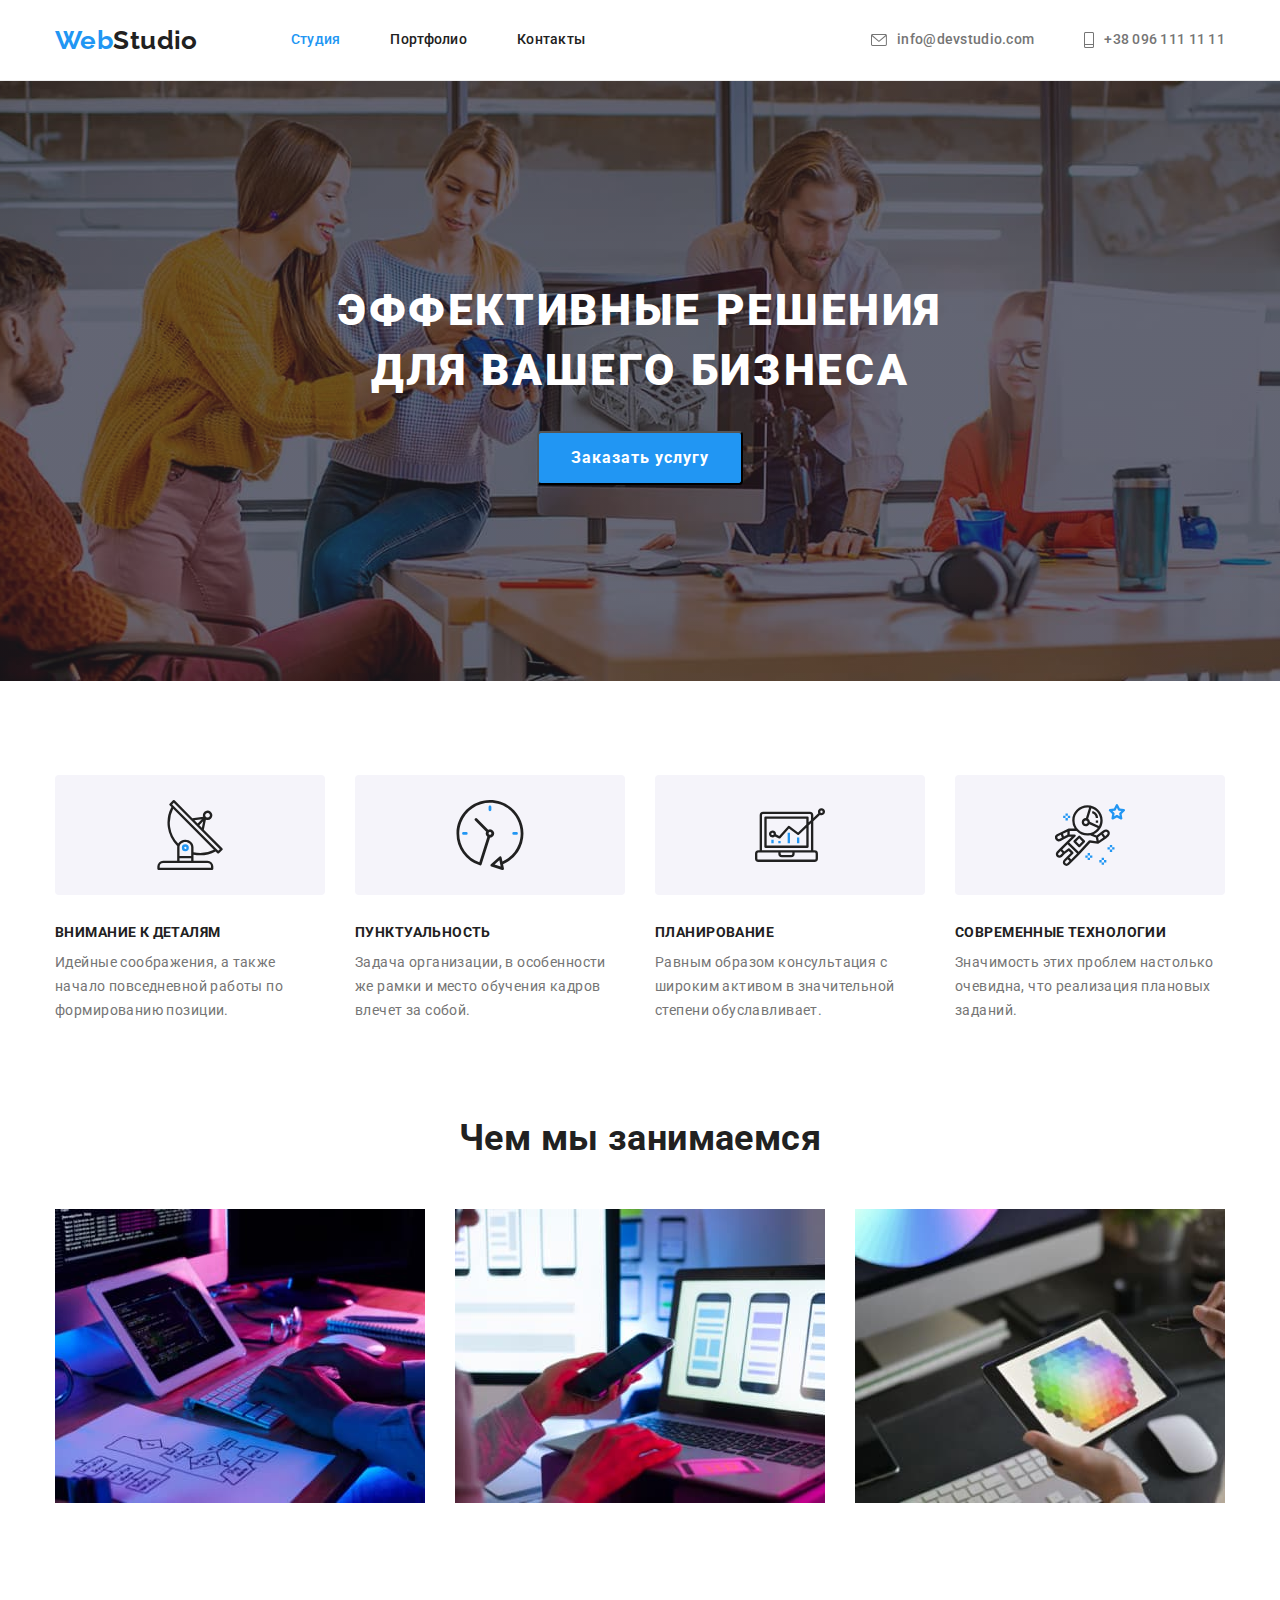
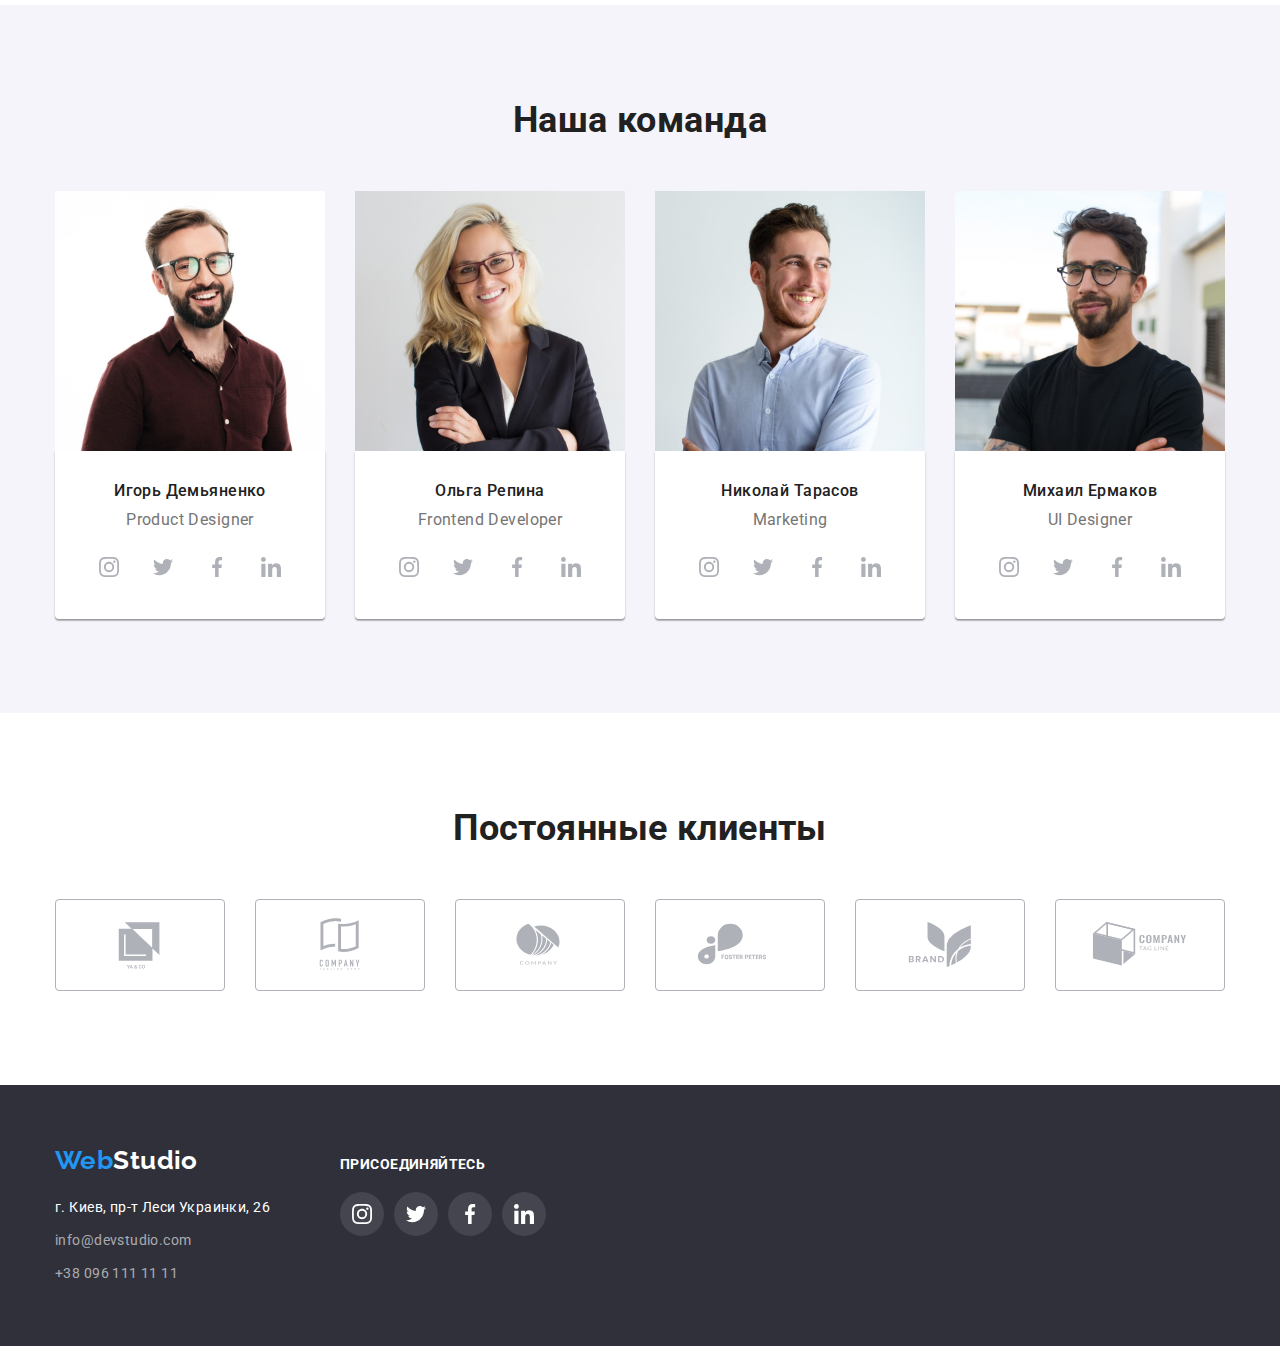
<file: index.html>
<!DOCTYPE html>
<html lang="ru">
  <head>
    <meta charset="UTF-8" />
    <meta http-equiv="X-UA-Compatible" content="IE=edge" />
    <meta name="viewport" content="width=device-width, initial-scale=1.0" />
    <title>Document</title>
    <link
      href="https://fonts.googleapis.com/css2?family=Raleway:wght@700&family=Roboto:wght@400;500;700;900&display=swap"
      rel="stylesheet"
    />
    <link
      rel="stylesheet"
      href="https://cdnjs.cloudflare.com/ajax/libs/modern-normalize/0.6.0/modern-normalize.min.css"
    />
    <link rel="stylesheet" href="./css/style.css" />
  </head>
  <body>
    <!--Шапка сайта-->

    <header class="header">
      <div class="container menu">
        <nav class="main-nav">
          <a href="./index.html" class="logo"
            ><span class="logo-img">Web</span>Studio</a
          >
          <ul class="site-nav list">
            <li class="item"><a href="" class="link current">Студия</a></li>
            <li class="item">
              <a href="./portfolio.html" class="link">Портфолио</a>
            </li>
            <li class="item"><a href="" class="link">Контакты</a></li>
          </ul>
        </nav>

        <ul class="auth list">
          <li class="item">
            <a href="mailto:info@devstudio.com" class="link">
              <svg class="email-icon" width="16" height="12">
                <use href="./images/icon.svg#icon-email-second"></use>
              </svg>
              info@devstudio.com</a
            >
          </li>
          <li class="item">
            <a href="tel:+380961111111" class="link">
              <svg class="phone-icon" width="10" height="16">
                <use href="./images/icon.svg#icon-phone-second"></use>
              </svg>
              +38 096 111 11 11</a
            >
          </li>
        </ul>
      </div>
    </header>

    <main>
      <!--Герой-->
      <div class="hero-cont">
        <section class="section hero">
          <h1 class="hero-header">Эффективные решения для вашего бизнеса</h1>
          <button type="button" class="button">Заказать услугу</button>
        </section>
      </div>

      <!--Преимущества-->
      <section class="section second">
        <div class="container">
          <h2 class="title-adv">Преимущества</h2>
          <ul class="list adv-flex">
            <li class="item">
              <div class="container-adv">
                <svg class="icon-adv" width="70" height="70">
                  <use href="./images/icon.svg#icon-antenna-1"></use>
                </svg>
              </div>
              <h3 class="head-name">Внимание к деталям</h3>
              <p>
                Идейные соображения, а также начало повседневной работы по
                формированию позиции.
              </p>
            </li>
            <li class="item">
              <div class="container-adv">
                <svg class="icon-adv" width="70" height="70">
                  <use href="./images/icon.svg#icon-clock-1"></use>
                </svg>
              </div>
              <h3 class="head-name">Пунктуальность</h3>
              <p>
                Задача организации, в особенности же рамки и место обучения
                кадров влечет за собой.
              </p>
            </li>
            <li class="item">
              <div class="container-adv">
                <svg class="icon-adv" width="70" height="70">
                  <use href="./images/icon.svg#icon-diagram-1"></use>
                </svg>
              </div>
              <h3 class="head-name">Планирование</h3>
              <p>
                Равным образом консультация с широким активом в значительной
                степени обуславливает.
              </p>
            </li>
            <li class="item">
              <div class="container-adv">
                <svg class="icon-adv" width="70" height="70">
                  <use href="./images/icon.svg#icon-astronaut-1"></use>
                </svg>
              </div>
              <h3 class="head-name">Современные технологии</h3>
              <p>
                Значимость этих проблем настолько очевидна, что реализация
                плановых заданий.
              </p>
            </li>
          </ul>
        </div>
      </section>

      <section class="section third">
        <div class="container cont-work">
          <h2 class="title">Чем мы занимаемся</h2>
          <ul class="list work">
            <li class="item">
              <img src="./images/box_1.jpg" alt="keyboard" width="370" />
            </li>
            <li class="item">
              <img src="./images/box_2.jpg" alt="notebook" width="370" />
            </li>
            <li class="item">
              <img src="./images/box_3.jpg" alt="tablet" width="370" />
            </li>
          </ul>
        </div>
      </section>

      <section class="section fourth">
        <div class="container cont-command">
          <h2 class="title">Наша команда</h2>
          <ul class="list command">
            <li class="item">
              <img
                src="./images/team_1.jpg"
                alt="team photo 1"
                width="270"
                class="img-team"
              />
              <div class="command-cont">
                <h3 class="head-team">Игорь Демьяненко</h3>
                <p lang="en" class="description">Product Designer</p>
                <ul class="team-icon list">
                  <li class="soc-list">
                    <a href="" class="link soc-link">
                      <svg class="icon-social" width="20" height="20">
                        <use href="./images/icon.svg#icon-instagram"></use>
                      </svg>
                    </a>
                  </li>
                  <li class="soc-list">
                    <a href="" class="link soc-link">
                      <svg class="icon-social" width="20" height="20">
                        <use href="./images/icon.svg#icon-twitter"></use>
                      </svg>
                    </a>
                  </li>
                  <li class="soc-list">
                    <a href="" class="link soc-link">
                      <svg class="icon-social" width="20" height="20">
                        <use href="./images/icon.svg#icon-facebook"></use>
                      </svg>
                    </a>
                  </li>
                  <li class="soc-list">
                    <a href="" class="link soc-link">
                      <svg class="icon-social" width="20" height="20">
                        <use href="./images/icon.svg#icon-linkedin"></use>
                      </svg>
                    </a>
                  </li>
                </ul>
              </div>
            </li>
            <li class="item">
              <img
                src="./images/team_2.jpg"
                alt="team photo 2"
                width="270"
                class="img-team"
              />
              <div class="command-cont">
                <h3 class="head-team">Ольга Репина</h3>
                <p lang="en" class="description">Frontend Developer</p>
                <ul class="team-icon list">
                  <li class="soc-list">
                    <a href="" class="link soc-link">
                      <svg class="icon-social" width="20" height="20">
                        <use href="./images/icon.svg#icon-instagram"></use>
                      </svg>
                    </a>
                  </li>
                  <li class="soc-list">
                    <a href="" class="link soc-link">
                      <svg class="icon-social" width="20" height="20">
                        <use href="./images/icon.svg#icon-twitter"></use>
                      </svg>
                    </a>
                  </li>
                  <li class="soc-list">
                    <a href="" class="link soc-link">
                      <svg class="icon-social" width="20" height="20">
                        <use href="./images/icon.svg#icon-facebook"></use>
                      </svg>
                    </a>
                  </li>
                  <li class="soc-list">
                    <a href="" class="link soc-link">
                      <svg class="icon-social" width="20" height="20">
                        <use href="./images/icon.svg#icon-linkedin"></use>
                      </svg>
                    </a>
                  </li>
                </ul>
              </div>
            </li>
            <li class="item">
              <img
                src="./images/team_3.jpg"
                alt="team photo 3"
                width="270"
                class="img-team"
              />
              <div class="command-cont">
                <h3 class="head-team">Николай Тарасов</h3>
                <p lang="en" class="description">Marketing</p>
                <ul class="team-icon list">
                  <li class="soc-list">
                    <a href="" class="link soc-link">
                      <svg class="icon-social" width="20" height="20">
                        <use href="./images/icon.svg#icon-instagram"></use>
                      </svg>
                    </a>
                  </li>
                  <li class="soc-list">
                    <a href="" class="link soc-link">
                      <svg class="icon-social" width="20" height="20">
                        <use href="./images/icon.svg#icon-twitter"></use>
                      </svg>
                    </a>
                  </li>
                  <li class="soc-list">
                    <a href="" class="link soc-link">
                      <svg class="icon-social" width="20" height="20">
                        <use href="./images/icon.svg#icon-facebook"></use>
                      </svg>
                    </a>
                  </li>
                  <li class="soc-list">
                    <a href="" class="link soc-link">
                      <svg class="icon-social" width="20" height="20">
                        <use href="./images/icon.svg#icon-linkedin"></use>
                      </svg>
                    </a>
                  </li>
                </ul>
              </div>
            </li>
            <li class="item">
              <img
                src="./images/team_4.jpg"
                alt="team photo 4"
                width="270"
                class="img-team"
              />
              <div class="command-cont">
                <h3 class="head-team">Михаил Ермаков</h3>
                <p lang="en" class="description">UI Designer</p>
                <ul class="team-icon list">
                  <li class="soc-list">
                    <a href="" class="link soc-link">
                      <svg class="icon-social" width="20" height="20">
                        <use href="./images/icon.svg#icon-instagram"></use>
                      </svg>
                    </a>
                  </li>
                  <li class="soc-list">
                    <a href="" class="link soc-link">
                      <svg class="icon-social" width="20" height="20">
                        <use href="./images/icon.svg#icon-twitter"></use>
                      </svg>
                    </a>
                  </li>
                  <li class="soc-list">
                    <a href="" class="link soc-link">
                      <svg class="icon-social" width="20" height="20">
                        <use href="./images/icon.svg#icon-facebook"></use>
                      </svg>
                    </a>
                  </li>
                  <li class="soc-list">
                    <a href="" class="link soc-link">
                      <svg class="icon-social" width="20" height="20">
                        <use href="./images/icon.svg#icon-linkedin"></use>
                      </svg>
                    </a>
                  </li>
                </ul>
              </div>
            </li>
          </ul>
        </div>
      </section>

      <section class="section six">
        <div class="container">
          <h2 class="title">Постоянные клиенты</h2>
          <ul class="list clients-list">
            <li class="item">
              <a href="" class="link clients-link">
                <svg width="106" height="60" class="clients-icon">
                  <use href="./images/icon.svg#icon-client1"></use>
                </svg>
              </a>
            </li>
            <li class="item">
              <a href="" class="link clients-link">
                <svg width="106" height="60" class="clients-icon">
                  <use href="./images/icon.svg#icon-client2"></use>
                </svg>
              </a>
            </li>
            <li class="item">
              <a href="" class="link clients-link">
                <svg width="106" height="60" class="clients-icon">
                  <use href="./images/icon.svg#icon-client3"></use>
                </svg>
              </a>
            </li>
            <li class="item">
              <a href="" class="link clients-link">
                <svg width="106" height="60" class="clients-icon">
                  <use href="./images/icon.svg#icon-client4"></use>
                </svg>
              </a>
            </li>
            <li class="item">
              <a href="" class="link clients-link">
                <svg width="106" height="60" class="clients-icon">
                  <use href="./images/icon.svg#icon-client5"></use>
                </svg>
              </a>
            </li>
            <li class="item">
              <a href="" class="link clients-link">
                <svg width="106" height="60" class="clients-icon">
                  <use href="./images/icon.svg#icon-client6"></use>
                </svg>
              </a>
            </li>
          </ul>
        </div>
      </section>
    </main>

    <!--Footer-->
    <footer class="footer">
      <div class="container footer-cont">
        <div class="footer-1">
          <a href="./index.html" class="logo-foot"
            ><span class="logo-img">Web</span
            ><span class="footer-main">Studio</span></a
          >
          <address>
            <ul class="list foot">
              <li class="item">
                <a
                  href="https://goo.gl/maps/bs4FrtcBZJguivNF8"
                  target="_blank"
                  rel="noopener noreferrer"
                  class="footer-primary"
                  >г. Киев, пр-т Леси Украинки, 26</a
                >
              </li>
              <li class="item">
                <a href="mailto:info@devstudio.com" class="footer-second"
                  >info@devstudio.com</a
                >
              </li>
              <li class="item">
                <a href="tel:+380961111111" class="footer-second"
                  >+38 096 111 11 11</a
                >
              </li>
            </ul>
          </address>
        </div>
        <div class="foooter-2">
          <h3 class="footer-name">Присоединяйтесь</h3>
          <ul class="list footer-list">
            <li class="item">
              <a href="" class="link footer-social">
                <svg class="icon-footer" width="20" height="20">
                  <use href="./images/icon.svg#icon-instagram"></use>
                </svg>
              </a>
            </li>
            <li class="item">
              <a href="" class="link footer-social">
                <svg class="icon-footer" width="20" height="20">
                  <use href="./images/icon.svg#icon-twitter"></use>
                </svg>
              </a>
            </li>
            <li class="item">
              <a href="" class="link footer-social">
                <svg class="icon-footer" width="20" height="20">
                  <use href="./images/icon.svg#icon-facebook"></use>
                </svg>
              </a>
            </li>
            <li class="item">
              <a href="" class="link footer-social">
                <svg class="icon-footer" width="20" height="20">
                  <use href="./images/icon.svg#icon-linkedin"></use>
                </svg>
              </a>
            </li>
          </ul>
        </div>
      </div>
    </footer>
  </body>
</html>
</file>
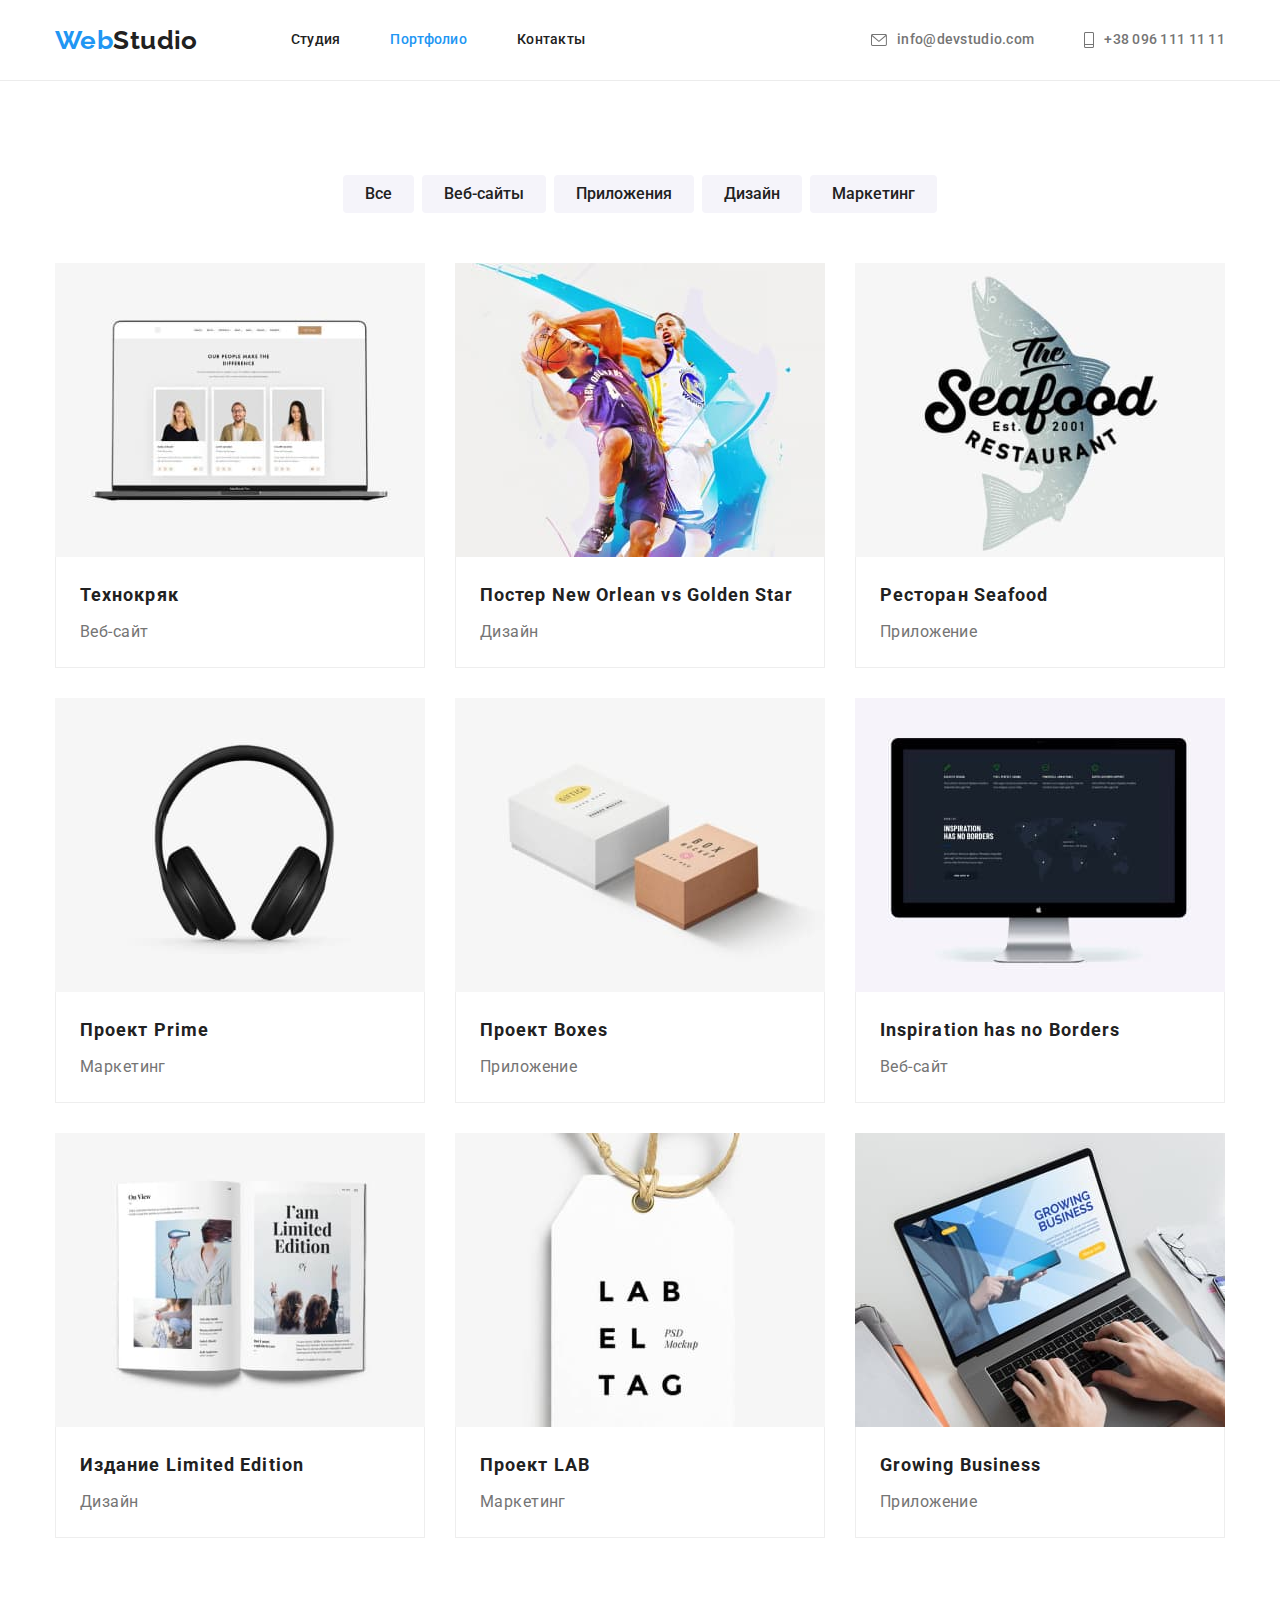
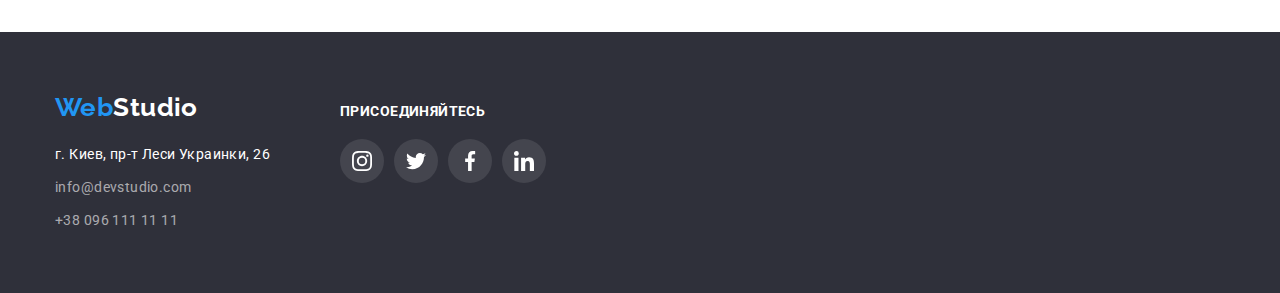
<file: portfolio.html>
<!DOCTYPE html>
<html lang="ru">
  <head>
    <meta charset="UTF-8" />
    <meta http-equiv="X-UA-Compatible" content="IE=edge" />
    <meta name="viewport" content="width=device-width, initial-scale=1.0" />
    <title>Document</title>
    <link
      href="https://fonts.googleapis.com/css2?family=Raleway:wght@700&family=Roboto:wght@400;500;700;900&display=swap"
      rel="stylesheet"
    />
    <link rel="stylesheet" href="https://cdnjs.cloudflare.com/ajax/libs/modern-normalize/0.6.0/modern-normalize.min.css" />
    <link rel="stylesheet" href="./css/style.css"/>
  </head>

  <body>
    <!--Шапка сайта-->
    <header class="header">
      <div class="container menu">
        <nav class="main-nav">
          <a href="./index.html" class="logo"><span class="logo-img">Web</span>Studio</a>
          <ul class="site-nav list">
            <li class="item"><a href="./" class="link">Студия</a></li>
            <li class="item">
              <a href="" class="link current">Портфолио</a>
            </li>
            <li class="item"><a href="" class="link">Контакты</a></li>
          </ul>
        </nav>
    
        <ul class="auth list">
          <li class="item">
            <a href="mailto:info@devstudio.com" class="link">
              <svg class="email-icon" width="16" height="12">
                <use href="./images/icon.svg#icon-email-second"></use>
              </svg>
              info@devstudio.com</a>
          </li>
          <li class="item">
            <a href="tel:+380961111111" class="link">
              <svg class="phone-icon" width="10" height="16">
                <use href="./images/icon.svg#icon-phone-second"></use>
              </svg>
              +38 096 111 11 11</a>
          </li>
        </ul>
      </div>
    </header>

    <main>
      <section class="section sec-port">
        <div class="container portfolio">
        <h1 class="title-portfolio">Портфолио работ</h1>
        <ul class="list portfolio-menu">
          <li class="item"><button type="button" class="portfolio-button">Все</button></li>
          <li class="item">
            <button type="button" class="portfolio-button">Веб-сайты</button>
          </li>
          <li class="item">
            <button type="button" class="portfolio-button">Приложения</button>
          </li>
          <li class="item">
            <button type="button" class="portfolio-button">Дизайн</button>
          </li>
          <li class="item">
            <button type="button" class="portfolio-button">Маркетинг</button>
          </li>
        </ul>

        <ul class="list main-portfolio">
          <li class="item">
            <a href="" class="link portfolio-hover">
              <img src="./images/portfolio1.jpg" alt="screen" width="370"  class="image-portfolio"/>
              <div class="fifth"><h2 class="portfolio-head">Технокряк</h2>
              <p class="portfolio-link">Веб-сайт</p></div>
            </a>
          </li>
          <li class="item">
            <a href="" class="link  portfolio-hover">
              <img src="./images/portfolio2.jpg" alt="sport" width="370" class="image-portfolio"/>
              <div class="fifth"><h2 class="portfolio-head">Постер New Orlean vs Golden Star</h2>
              <p class="portfolio-link">Дизайн</p></div>
            </a>
          </li>
          <li class="item">
            <a href="" class="link portfolio-hover">
              <img src="./images/portfolio3.jpg" alt="seafood" width="370" class="image-portfolio"/>
              <div class="fifth"><h2 class="portfolio-head">Ресторан Seafood</h2>
              <p class="portfolio-link">Приложение</p></div>
            </a>
          </li>
          <li class="item">
            <a href="" class="link portfolio-hover">
              <img src="./images/portfolio4.jpg" alt="headphones" width="370" class="image-portfolio"/>
              <div class="fifth"><h2 class="portfolio-head">Проект Prime</h2>
              <p class="portfolio-link">Маркетинг</p></div>
            </a>
          </li>
          <li class="item">
            <a href="" class="link portfolio-hover">
              <img src="./images/portfolio5.jpg" alt="box" width="370" class="image-portfolio"/>
              <div class="fifth"><h2 class="portfolio-head">Проект Boxes</h2>
              <p class="portfolio-link">Приложение</p></div>
            </a>
          </li>
          <li class="item">
            <a href="" class="link portfolio-hover">
              <img src="./images/portfolio6.jpg" alt="PC" width="370" class="image-portfolio"/>
              <div class="fifth"><h2 lang="en" class="portfolio-head">
                Inspiration has no Borders
              </h2>
              <p class="portfolio-link">Веб-сайт</p></div>
            </a>
          </li>
          <li class="item">
            <a href="" class="link portfolio-hover">
              <img src="./images/portfolio7.jpg" alt="magazine" width="370" class="image-portfolio"/>
              <div class="fifth"><h2 class="portfolio-head">Издание Limited Edition</h2>
              <p class="portfolio-link">Дизайн</p></div>
            </a>
          </li>
          <li class="item">
            <a href="" class="link portfolio-hover">
              <img src="./images/portfolio8.jpg" alt="label" width="370" class="image-portfolio"/>
              <div class="fifth"><h2 class="portfolio-head">Проект LAB</h2>
              <p class="portfolio-link">Маркетинг</p></div>
            </a>
          </li>
          <li class="item">
            <a href="" class="link portfolio-hover">
              <img src="./images/portfolio9.jpg" alt="work" width="370" class="image-portfolio"/>
              <div class="fifth"><h2 lang="en" class="portfolio-head">Growing Business</h2>
              <p class="portfolio-link">Приложение</p></div>
            </a>
          </li>
        </ul>
        </div>
      </section>
    </main>

    <!--Footer-->
    <footer class="footer">
      <div class="container footer-cont">
        <div class="footer-1">
          <a href="./index.html" class="logo-foot"><span class="logo-img">Web</span><span
              class="footer-main">Studio</span></a>
          <address>
            <ul class="list foot">
              <li class="item">
                <a href="https://goo.gl/maps/bs4FrtcBZJguivNF8" target="_blank" rel="noopener noreferrer"
                  class="footer-primary">г. Киев, пр-т Леси Украинки, 26</a>
              </li>
              <li class="item">
                <a href="mailto:info@devstudio.com" class="footer-second">info@devstudio.com</a>
              </li>
              <li class="item">
                <a href="tel:+380961111111" class="footer-second">+38 096 111 11 11</a>
              </li>
            </ul>
          </address>
        </div>
        <div class="foooter-2">
          <h3 class="footer-name">Присоединяйтесь</h3>
          <ul class="list footer-list">
            <li class="item">
              <a href="" class="link footer-social">
                <svg class="icon-footer" width="20" height="20">
                  <use href="./images/icon.svg#icon-instagram"></use>
                </svg>
              </a>
            </li>
            <li class="item">
              <a href="" class="link footer-social">
                <svg class="icon-footer" width="20" height="20">
                  <use href="./images/icon.svg#icon-twitter"></use>
                </svg>
              </a>
            </li>
            <li class="item">
              <a href="" class="link footer-social">
                <svg class="icon-footer" width="20" height="20">
                  <use href="./images/icon.svg#icon-facebook"></use>
                </svg>
              </a>
            </li>
            <li class="item">
              <a href="" class="link footer-social">
                <svg class="icon-footer" width="20" height="20">
                  <use href="./images/icon.svg#icon-linkedin"></use>
                </svg>
              </a>
            </li>
          </ul>
        </div>
      </div>
    </footer>
    </body>
    
    </html>
</file>
<file: css/style.css>
/*цвет основного текста #757575*/
/*цвет меню+заголовки #212121*/
/*белый #FFFFFF  */
/*наведение на кнопки #2196F3 */
/*цвет фона #2F303A*/
/*цвет фона кнопок #F5F4FA*/

:root {
  --primary-text-color: #757575;
  --title-text-color: #212121;
  --accent-color: #2196f3;
  --primary-white-color: #ffffff;
  --background-hero: #2f303a;
  --background-button: #f5f4fa;
  --social-color: #AFB1B8;
  --footer-icon: rgba(255, 255, 255, 0.1);
}

body {
  background-color: var(--primary-white-color);
  color: var(--primary-text-color);

  font-family: Roboto, sans-serif;
  letter-spacing: 0.03em;
  font-size: 14px;
  line-height: 1.71;
}

.container {
  width: 1200px;
  margin-left: auto;
  margin-right: auto;
  padding-right: 15px;
  padding-left: 15px;
}

.list {
  padding: 0px;
  margin: 0px;
  list-style: none;
}

h1,
h2,
h3,
h4,
h5,
h6,
p,
ul {
  margin-top: 0px;
  margin-bottom: 0px;
}

/*логотип*/
.logo {
  margin-right: 93px;

  color: var(--title-text-color);
  font-family: Raleway, sans-serif;

  font-weight: 700;
  font-size: 26px;
  line-height: 1.19;
  text-decoration: none;
}

a {
  text-decoration: none;
}

.logo-foot {
  display: block;
  margin-bottom: 20px;

  color: var(--title-text-color);
  font-family: Raleway, sans-serif;

  font-weight: 700;
  font-size: 26px;
  line-height: 1.19;
  text-decoration: none;
}

.logo-img {
  color: var(--accent-color);
}

.header {
  border-bottom: 1px solid #ECECEC;
}

/*менюшка*/

.site-nav {
  display: flex;
}

.site-nav .item:not(:last-child) {
  margin-right: 50px;
}

.site-nav .link {
  display: block;
  padding: 32px 0px;

  color: var(--title-text-color);

  font-weight: 500;
  line-height: 1.14;
  letter-spacing: 0.02em;
}

.site-nav .link:hover,
.site-nav .link:focus {
  color: var(--accent-color);
}

.auth .item+.item {
  margin-left: 50px;
}

.auth .link {
  padding: 32px 0px;
  color: var(--primary-text-color);

  display: flex;
  align-items: center;
  justify-content: center;

  font-weight: 500;
  line-height: 1.14;
  letter-spacing: 0.02em;
}

.auth .link:hover,
.auth .link:focus {
  color: var(--accent-color);
}

.email-icon,
.phone-icon {
  fill: currentColor;
  margin-right: 10px;
}

.main-nav {
  display: flex;
  align-items: center;
}

.auth {
  display: flex;
  align-items: center;
  margin-left: auto;
}

.menu {
  display: flex;
  align-items: center;
}

.second {
  padding-top: 94px;
}

.hero {
  text-align: center;
  padding: 200px 0px;
}

.hero-cont {
  max-width: 1600px;
  max-height: 600px;
  margin-left: auto;
  margin-right: auto;
  background-repeat: no-repeat;
  background-position: center;
  background-size: cover;
  background-color: var(--background-hero);

  background-image: linear-gradient(to right, rgba(47, 48, 58, 0.4), rgba(47, 48, 58, 0.4)), url(../images/hero-photo.jpg);

}

.section .hero-header {
  width: 696px;
  margin-left: auto;
  margin-right: auto;
  margin-top: 0px;
  margin-bottom: 30px;

  color: var(--primary-white-color);

  font-weight: 900;
  font-size: 44px;
  line-height: 1.36;
  letter-spacing: 0.06em;
  text-transform: uppercase;
}

.section .button {
  border-radius: 4px;
  min-width: 200px;
  padding: 10px 32px;

  color: var(--primary-white-color);
  background-color: var(--accent-color);

  cursor: pointer;

  font-family: inherit;
  font-weight: 700;
  font-size: 16px;
  line-height: 1.88;
  letter-spacing: 0.06em;
}

.section .title {
  margin-top: 0px;
  margin-bottom: 50px;

  color: var(--title-text-color);

  font-weight: 700;
  font-size: 36px;
  line-height: 1.17;
  text-align: center;
}

.section .head-name {
  margin-bottom: 10px;

  color: var(--title-text-color);

  font-size: 14px;
  font-weight: 700;
  line-height: 1.14;
  text-transform: uppercase;
}

.adv-flex {
  display: flex;
}

.adv-flex .item {
  width: 270px;
  align-items: center;
}

.adv-flex .item:not(:last-child) {
  margin-right: 30px;
}

.container-adv {
  display: flex;
  background-color: var(--background-button);
  width: 270px;
  height: 120px;
  align-items: center;
  justify-content: center;
  margin-bottom: 30px;
  border-radius: 4px;
}


.third {
  padding-top: 94px;
  padding-bottom: 94px;
}

.cont-work p {
  margin-top: 0px;
  margin-bottom: 124px;
}

.work {
  display: flex;
}

.work .item:not(:last-child) {
  margin-right: 30px;
}

.fourth {
  background-color: #F5F4FA;
  padding-top: 94px;
  padding-bottom: 94px;
  text-align: center;
}

.command {
  display: flex;
}

.command .item:not(:last-child) {
  margin-right: 30px;
}


.section .head-team {
  margin-bottom: 10px;

  color: var(--title-text-color);

  font-weight: 500;
  font-size: 16px;
  line-height: 1.19;
}

.command-cont {
  padding: 30px 0px;
  box-shadow: 0px 1px 3px rgba(0, 0, 0, 0.12), 0px 1px 1px rgba(0, 0, 0, 0.14), 0px 2px 1px rgba(0, 0, 0, 0.2);
  border-radius: 0px 0px 4px 4px;
  background-color: #fff;

}

.team-icon {
  display: flex;
  justify-content: center;
  align-items: center;
  margin-top: 16px;

}

.soc-link {

  fill: var(--social-color);
  width: 44px;
  height: 44px;
  display: flex;
  justify-content: center;
  align-items: center;
  border-radius: 50%;

}

.icon-social {
  display: flex;
  justify-content: center;
  align-items: center;
}

.team-icon {
  display: flex;
}

.soc-list:not(:last-child) {
  margin-right: 10px;
}

.soc-link:hover,
.soc-link:focus {
  background-color: var(--accent-color);
  fill: #fff;
}



.soc-link:not(:last-child) {
  margin-right: 10px;
}

.section .description {
  font-size: 16px;
  line-height: 1.19;
}

.footer {
  padding-top: 60px;
  padding-bottom: 60px;
  background-color: var(--background-hero);
}

.footer .footer-main {
  color: var(--primary-white-color);

  font-family: Raleway, sans-serif;
  font-weight: 700;
  font-size: 26px;
  line-height: 1.19;
  text-decoration: none;
}

.footer-primary {
  color: var(--primary-white-color);

  font-size: 14px;
  text-decoration: none;
  font-style: normal;
}

.footer .footer-second {
  color: rgba(255, 255, 255, 0.6);

  font-size: 14px;
  text-decoration: none;
  font-style: normal;
}

.footer-second {
  margin-bottom: 9px;
}

.foot-main {
  padding-top: 60px;
  padding-bottom: 60px;
}

.foot .item:not(:last-child) {
  margin-bottom: 9px;
}

.link,
.list {
  text-decoration: none;
}

.list-link {
  color: var(--primary-text-color);
}

.portfolio-button {
  padding: 6px 22px;
  min-width: 14px;
  border:none;
  border-radius: 4px;
  

  color: var(--title-text-color);
  background-color: var(--background-button);

  cursor: pointer;
  font-family: inherit;
  font-weight: 500;
  font-size: 16px;
  line-height: 1.62;
}

.portfolio-button:hover,
.portfolio-button:focus {
  color: var(--primary-white-color);
  background-color: var(--accent-color);
  box-shadow: 0px 3px 1px rgba(0, 0, 0, 0.1), 0px 1px 2px rgba(0, 0, 0, 0.08), 0px 2px 2px rgba(0, 0, 0, 0.12);
}

.portfolio-hover {
  display: block;
}

.portfolio-hover:hover,
 .portfolio-hover:focus {
  box-shadow: 0px 1px 1px rgba(0, 0, 0, 0.12), 0px 4px 4px rgba(0, 0, 0, 0.06), 1px 4px 6px rgba(0, 0, 0, 0.16)
}


.portfolio-menu {
  display: flex;
  text-align: center;
  justify-content: center;
  margin-bottom: 50px;
}

.portfolio-menu .item:not(:last-child) {
  margin-right: 8px;
}

.portfolio-head {
  margin-bottom: 4px;
  color: var(--title-text-color);

  font-weight: 700;
  font-size: 18px;
  line-height: 2;
  letter-spacing: 0.06em;
}

.portfolio-link {
  color: var(--primary-text-color);

  font-size: 16px;
  line-height: 1.88;
}

.title-adv,
.title-portfolio {
  display: none;
}

.site-nav .link.current {
  color: var(--accent-color);

  font-weight: 500;
  line-height: 1.14;
  letter-spacing: 0.02em;
}

.sec-port {
  padding: 94px 0px;
}

.main-portfolio {
  display: flex;
  flex-wrap: wrap;
  gap: 30px;
}

.main-portfolio .item {
  width: 370px;
}

.fifth {
  border-bottom: 1px solid #eeeeee;
  border-right: 1px solid #eeeeee;
  border-left: 1px solid #eeeeee;
  padding: 20px 24px;
}


.image-portfolio {
  display: block;
}

.img-team {
  display: block;
}

.clients-list {
  display: flex;
  justify-content: center;
  align-items: center;
}

.clients-link {
  display: flex;
  justify-content: center;
  align-items: center;
  width: 170px;
  height: 92px;
  border: 1px solid var(--social-color);
  border-radius: 4px;

  fill: var(--social-color);
}

.fifth .item:not(:last-child) {
  margin-right: 30px;
}

.six .item:not(:last-child) {
  margin-right: 30px;
}

.six {
  padding: 94px 0px;
}


.clients-link:hover,
.clients-link:focus {
  fill: var(--accent-color);
  border-color: var(--accent-color);
}


.footer-name {
  color: var(--primary-white-color);
  font-size: 14px;
  font-weight: 700;
  line-height: 16px;
  text-transform: uppercase;
  margin-bottom: 20px;
}

.footer-cont {
  display: flex;
  align-items: baseline;
}

.footer-list {
  display: flex;

}

.icon-footer {

  fill: var(--primary-white-color);
}

.footer-list .item {

  display: flex;
  align-items: center;
  justify-content: center;
  background-color: var(--footer-icon);
  border-radius: 50%;
}

.footer-social {
  display: flex;
  align-items: center;
  justify-content: center;
  width: 44px;
  height: 44px;

}

.footer-list .item:not(:last-child) {
  margin-right: 10px;
}

.footer-list .item:hover,
.footer-list .item:focus {
  background-color: var(--accent-color);
}

.footer-1 {
  margin-right: 70px;
}
</file>
